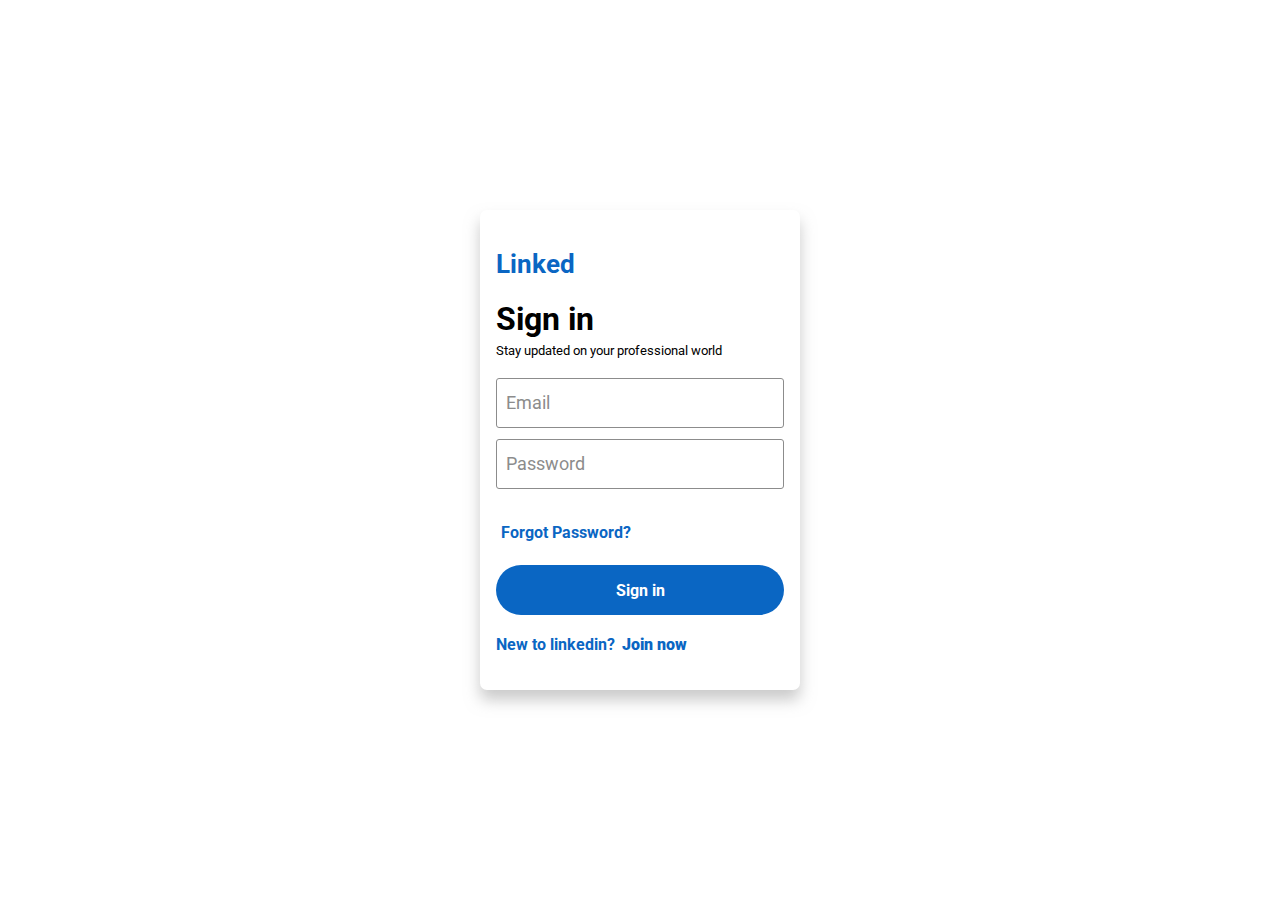
<file: index.html>
<!DOCTYPE html>
<html lang="en">

<head>
	<meta charset="UTF-8" />
	<meta name="viewport" content=
		"width=device-width, initial-scale=1.0" />
	<title>Index</title>


	<!--Font Awesome-->
	<link rel="stylesheet" href=
		"https://use.fontawesome.com/releases/v5.7.0/css/all.css"
		integrity=
"sha384-lZN37f5QGtY3VHgisS14W3ExzMWZxybE1SJSEsQp9S+oqd12jhcu+A56Ebc1zFSJ"
		crossorigin="anonymous" />

	<!--Style CSS-->
	<link rel="stylesheet" href="styles.css" />

</head>

<body>
	<div class="container">
		<h2>Linked<span>
			<i class="fab fa-linkedin"></i>
		</span></h2>
		<div class="text">
			<h1>Sign in</h1>
			<p>Stay updated on your professional world</p>
		</div>
		<div class="your-input">
			<div class="input">
				<input type="text" name="email"
					id="email" required />
				<label for="email">Email</label>
			</div>
			<div class="input">
				<input type="password" name="password"
					id="password" required >
				<label for="password">
					Password
				</label>
			</div>
		</div>
		<a href="#" class="forgot-password-link">
			Forgot Password?
		</a>
		<button ><a href="job_portal.html"class="sign_in">Sign in</a> </button>
		<p class="join-link">
			New to linkedin?
			<a href="#" class="join-now">
				Join now
			</a>
		</p>
	</div>
</body>

</html>
</file>
<file: styles.css>
@import url('https://fonts.googleapis.com/css2?family=Roboto:ital,wght@0,100;0,300;0,400;0,500;0,700;0,900;1,100;1,300;1,400;1,500;1,700;1,900&display=swap');
* {
	box-sizing: border-box;
	margin: 0;
	padding: 0;
	font-family: 'Roboto', sans-serif;
    text-decoration: none;
}

.container {
	width: 320px;
	height: 480px;
	background: #fff;
	box-shadow: 0 10px 15px rgba(179, 179, 179, 0.7);
	position: absolute;
	top: 50%;
	left: 50%;
	transform: translate(-50%, -50%);
	border-radius: 7px;
	display: flex;
	flex-direction: column;
	justify-content: space-evenly;
	padding: 1rem;
}

.container h2{
	color: #0A66C3;
	font-size: 1.6rem;
}

.container h2 i{
	font-size: 1.8rem;
	padding-left: .1rem;
}

.text p{
	font-size: .8rem;
	padding-top: 0.3rem;
}

.input {
	position: relative;
	width: 100%;
	height: 50px;
	margin-bottom: 0.7em;
}

.your-input input{
	width: 100%;
	height: 50px;
	padding-top: 1.1rem;
	padding-left: 9px;
	outline: none;
	border: 1px solid #8c8c8c;
	border-radius: 3px;
	transition: .2s;
}

.your-input label {
	position: absolute;
	top: 30%;
	left: 10px;
	font-size: 1.1rem;
	color: #8c8c8c;
	transition: .2s;
}

.input input:focus ~ label,
.input input:valid ~ label{
	top: 10%;
	font-size: .8rem;
	color: #000;
}

.input input:focus {
	border-width: 2px;
	border-color: #0A66C3;
}

.forgot-password-link {
	width: 140px;
	padding: .2rem;
	text-align: center;
	text-decoration: none;
	font-weight: bolder;
	color: #0A66C3;
	transition: .3s;
	border-radius: 12px;
}

.forgot-password-link:hover{
	background: rgba(10, 102, 195, 0.3);
}

button {
	height: 50px;
	background: #0A66C3;
	outline: none;
	border: none;
	border-radius: 30px;
	color: #fff;
	font-size: 1rem;
	font-weight: bolder;
}

.join-link {
text-decoration: none;
font-weight: bolder;
color: #0A66C3;
}

.join-now{
	text-decoration: none;
	font-weight: bolder;
	color: #0A66C3;
	border-radius: 12px;
	transition: .3s;
	font-weight: bolder;
	padding: .2rem;
}

.join-now:hover{
	background: rgba(10, 102, 195, 0.3);
}
.sign_in{
    text-decoration: none;
    color: #fff;
}
</file>
